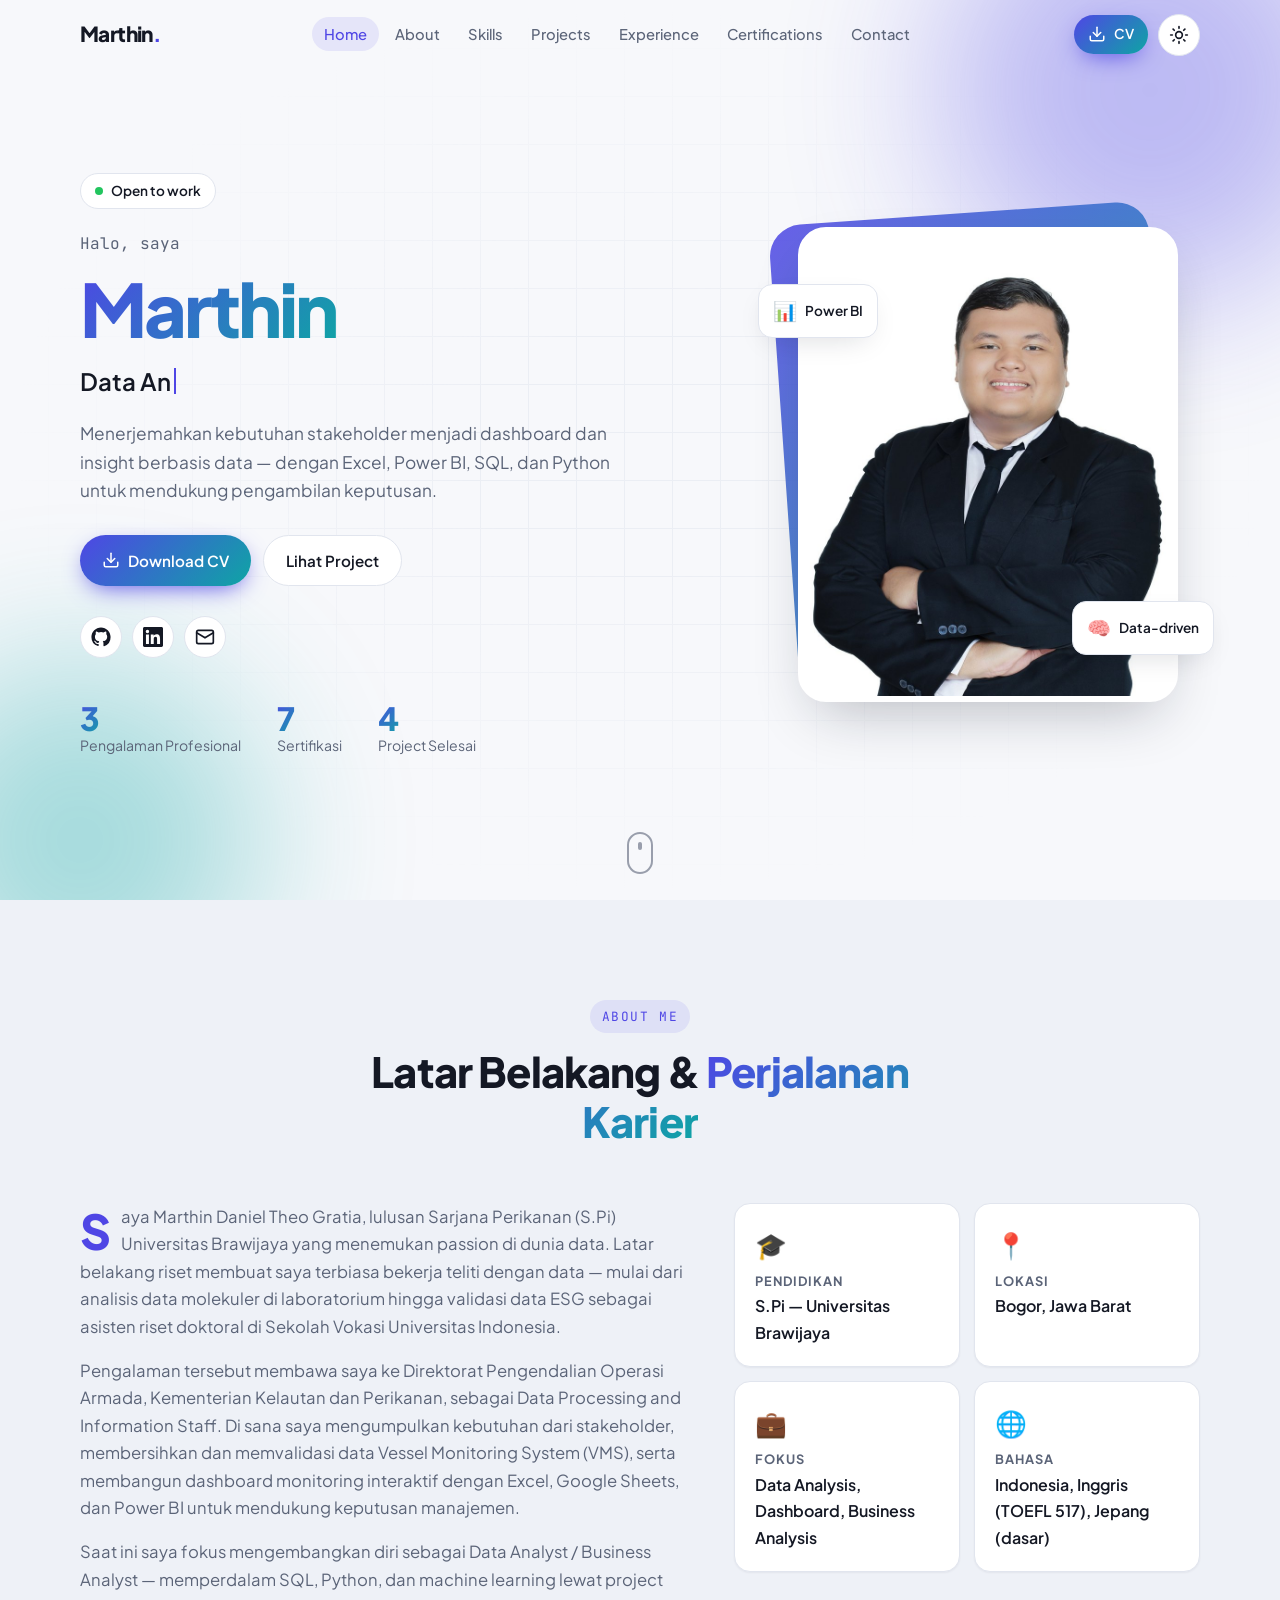
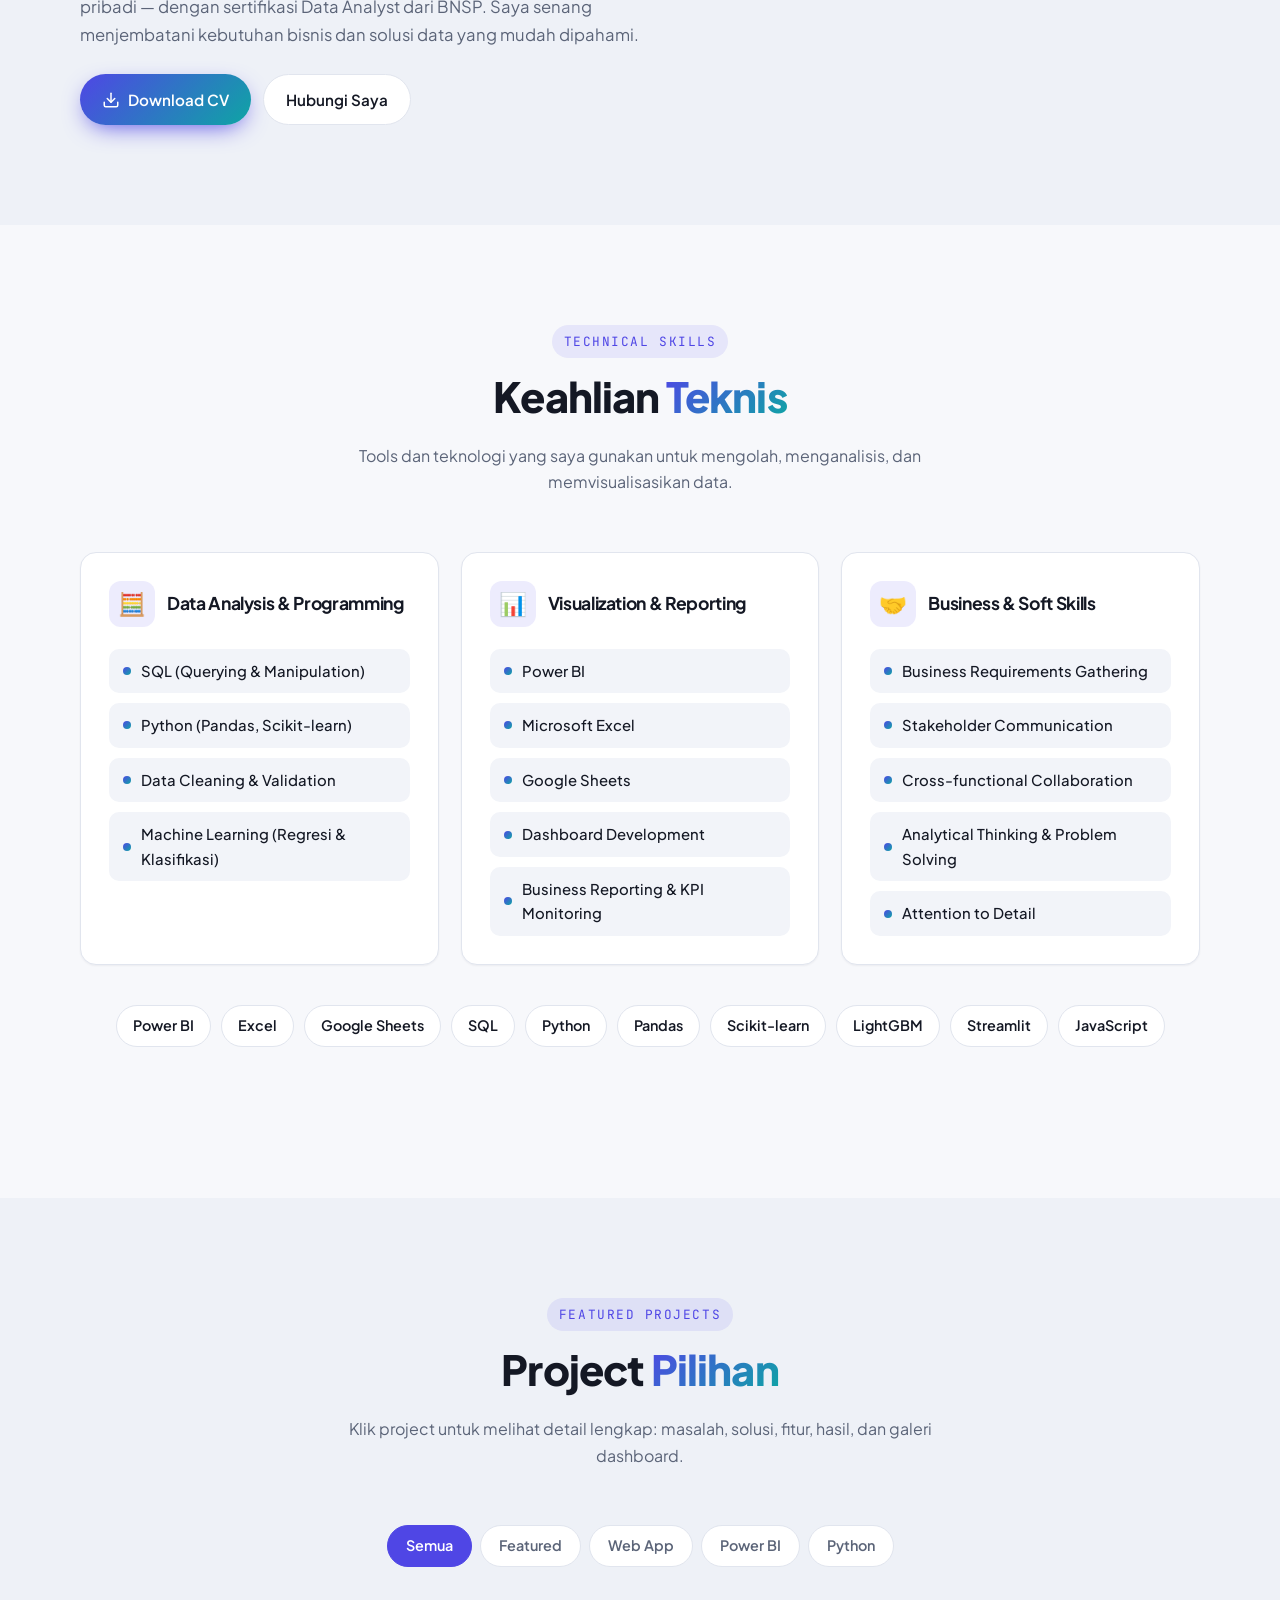
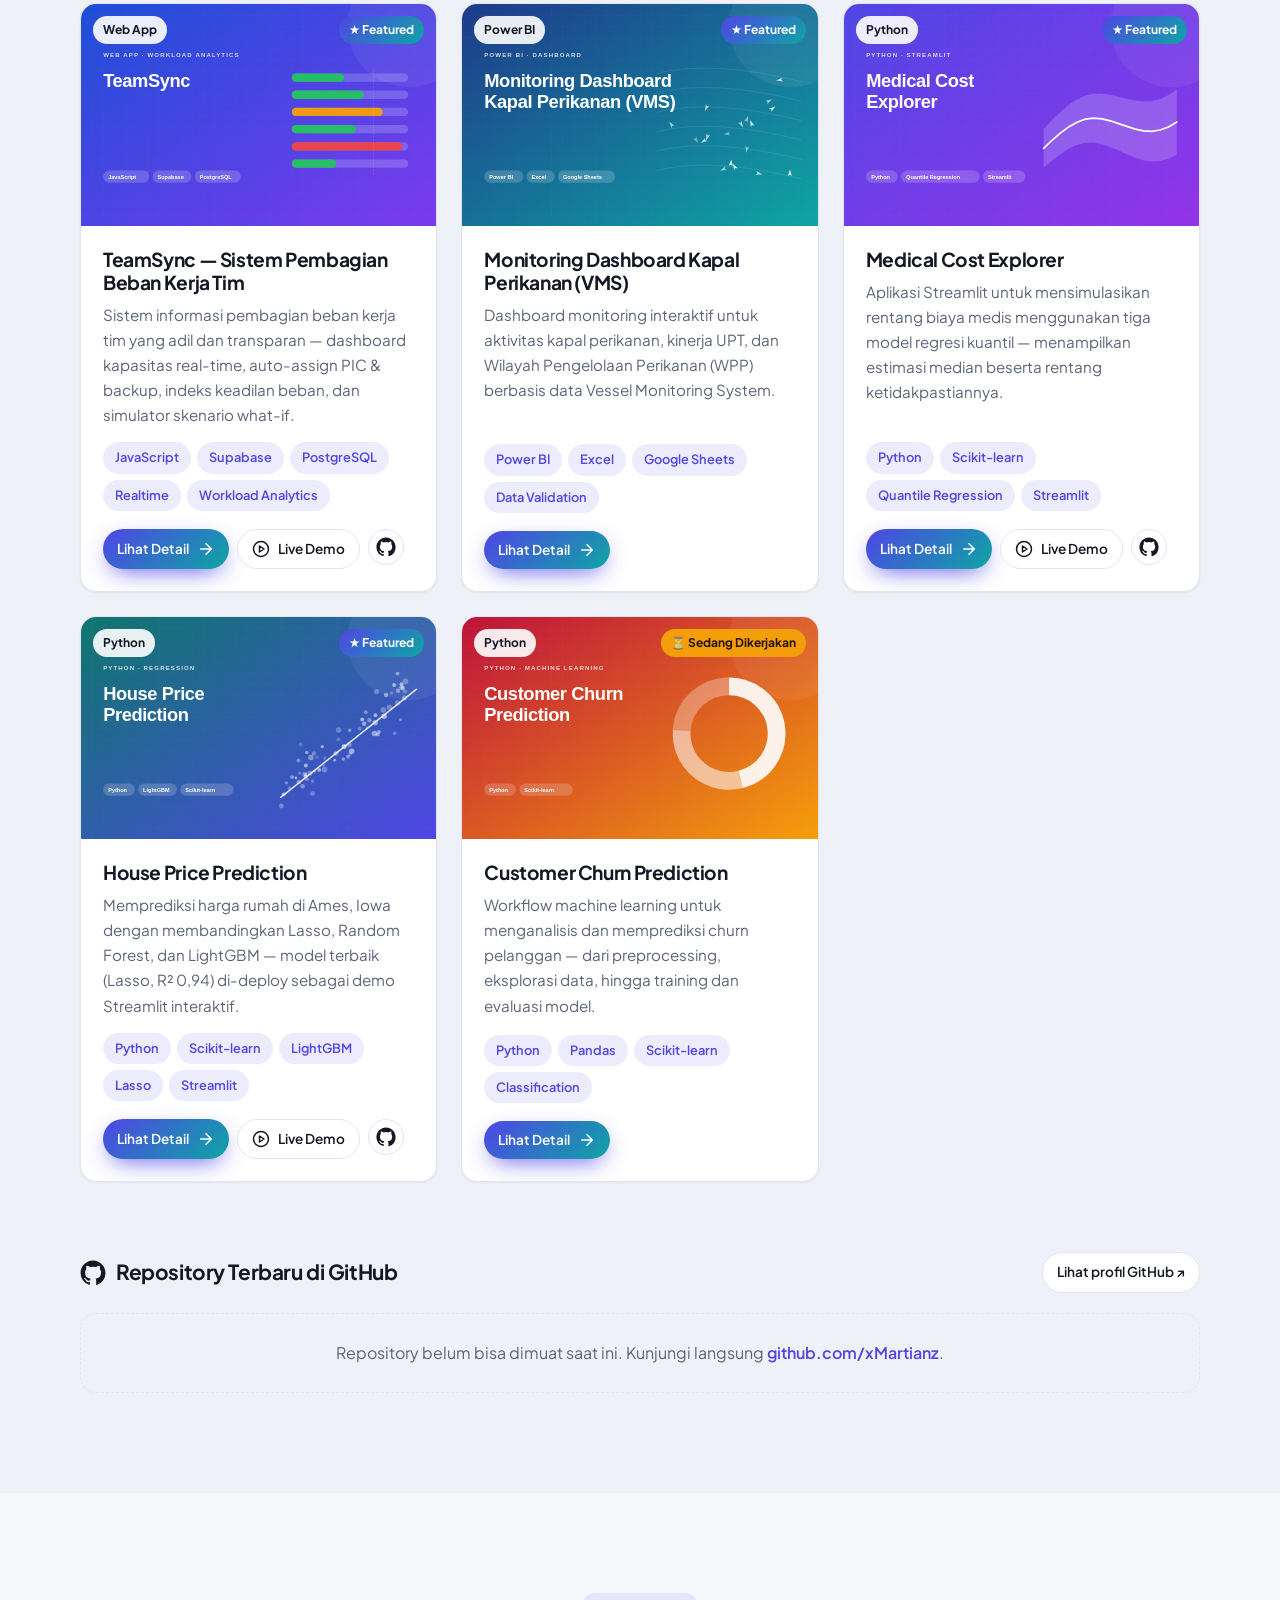
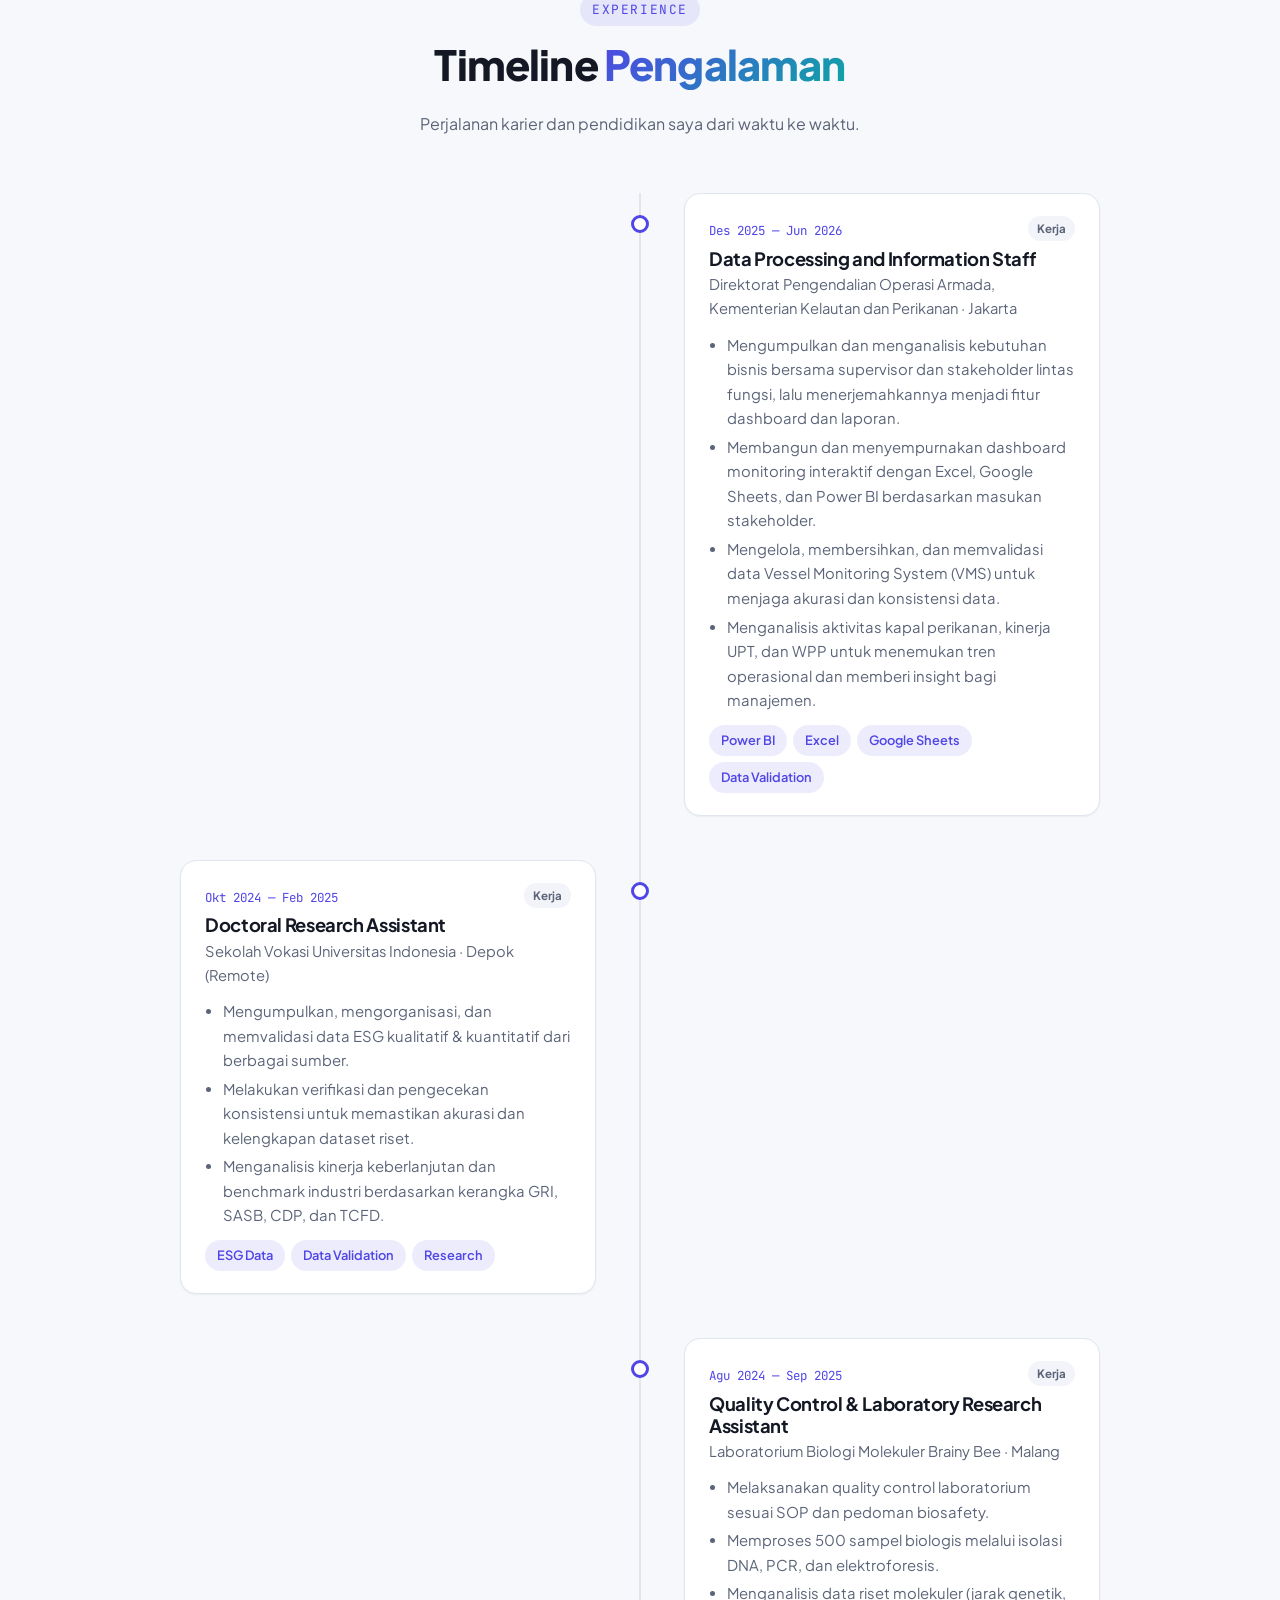
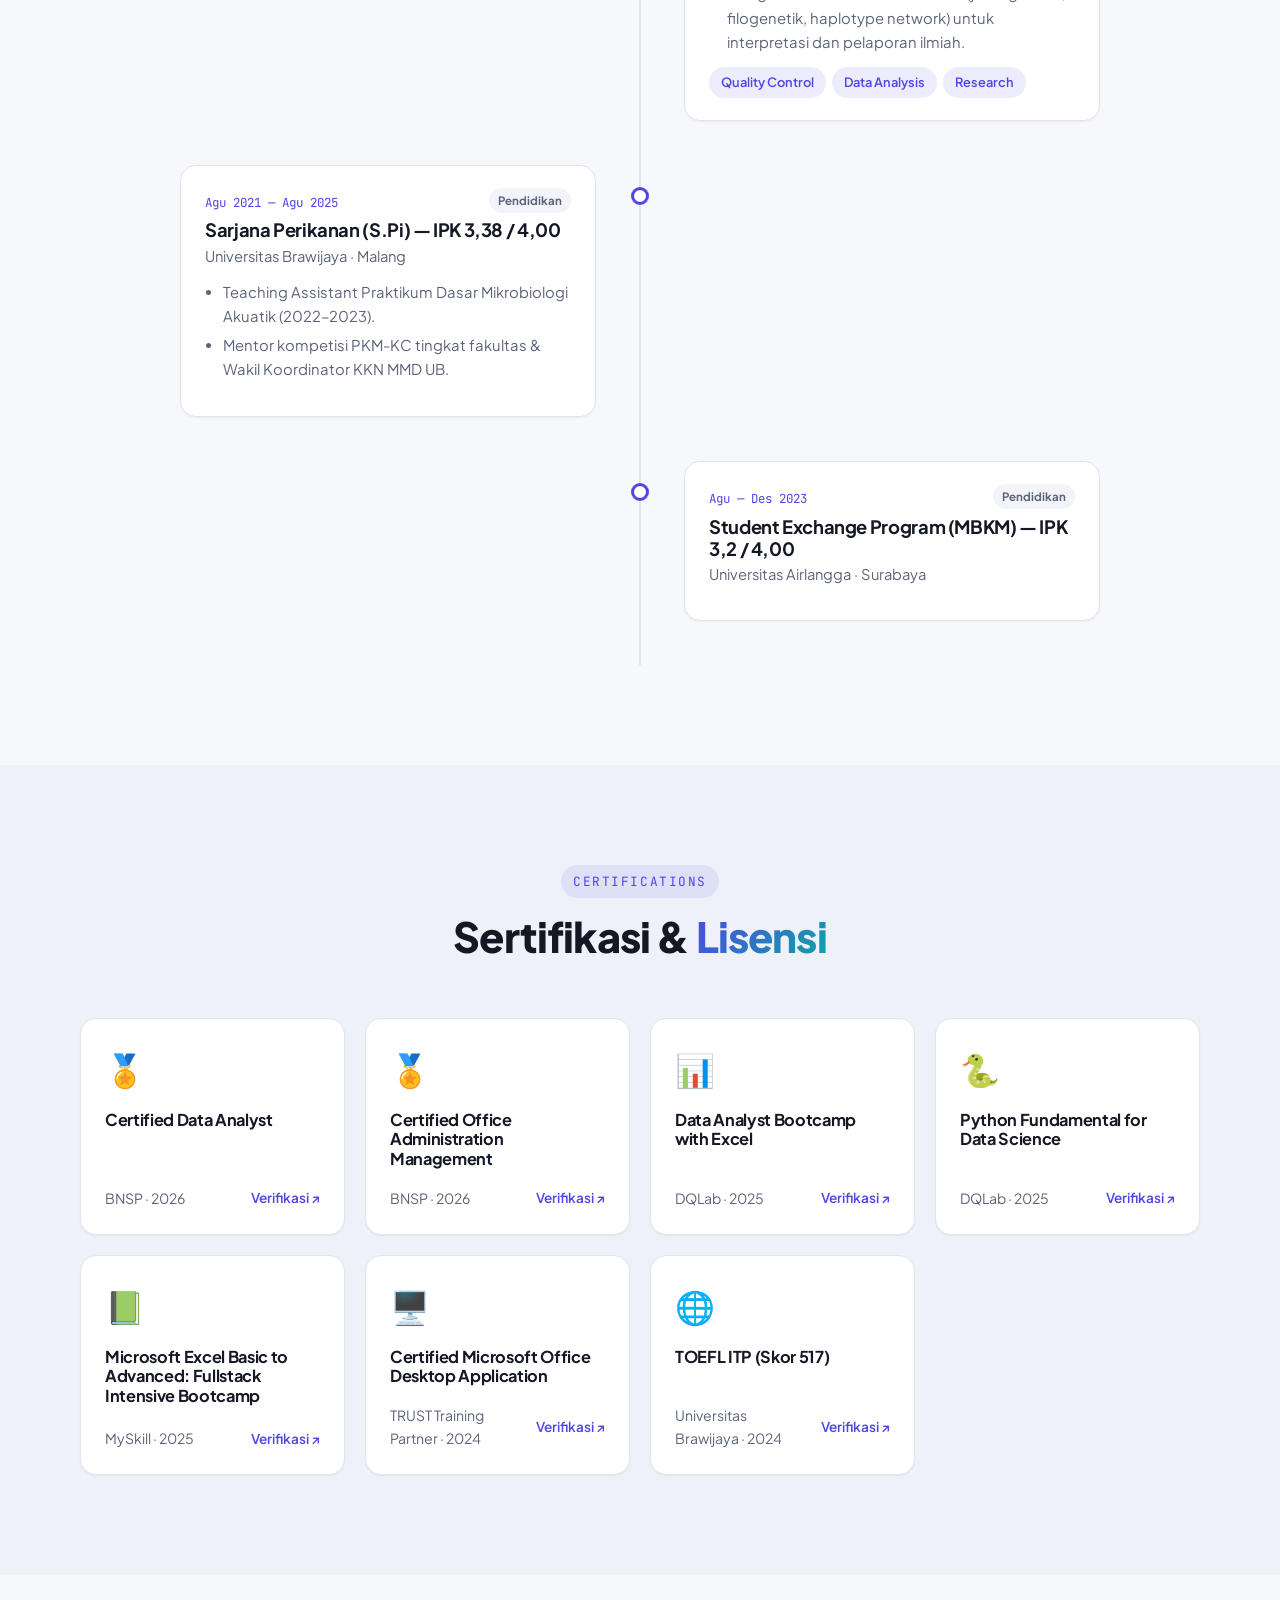
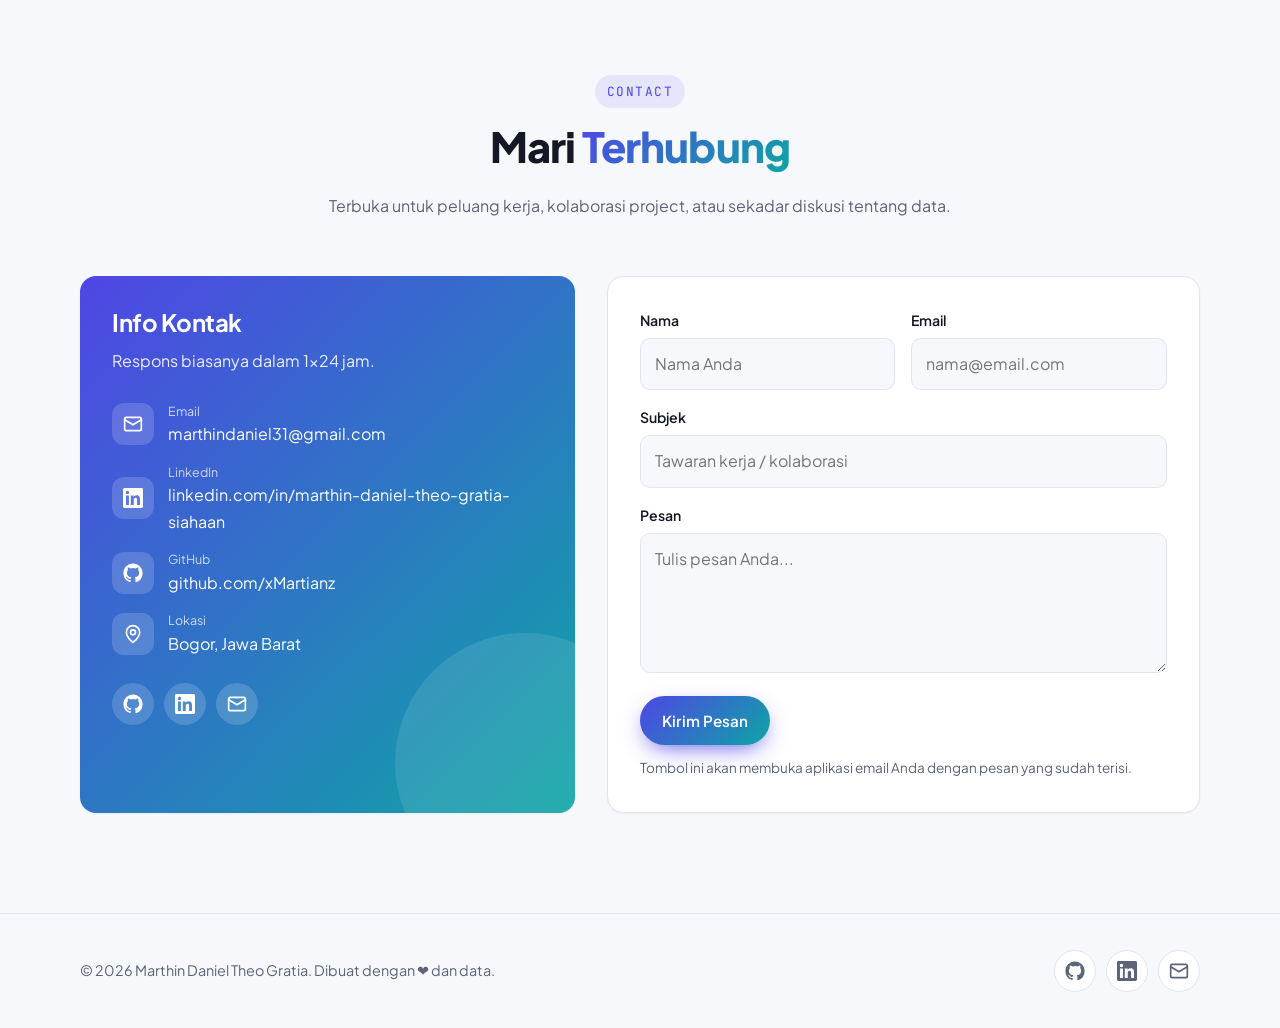
<file: index.html>
<!DOCTYPE html>
<html lang="id" class="no-js">
  <head>
    <meta charset="UTF-8" />
    <meta name="viewport" content="width=device-width, initial-scale=1.0" />
    <title>Marthin Daniel Theo Gratia — Data Analyst</title>
    <meta
      name="description"
      content="Portofolio Marthin Daniel Theo Gratia — Data Analyst. Dashboard Power BI, Excel, SQL, dan Python."
    />
    <meta property="og:title" content="Marthin Daniel Theo Gratia — Data Analyst" />
    <meta property="og:description" content="Portofolio data analyst: dashboard Power BI, Excel, SQL, dan Python." />
    <meta property="og:type" content="website" />
    <meta name="theme-color" content="#4f46e5" />
    <link rel="icon" href="assets/img/favicon.svg" type="image/svg+xml" />

    <!-- Terapkan tema sebelum halaman dirender (mencegah kedipan) -->
    <script>
      (function () {
        var t;
        try { t = localStorage.getItem("portfolio-theme"); } catch (e) {}
        if (!t) t = window.matchMedia("(prefers-color-scheme: dark)").matches ? "dark" : "light";
        document.documentElement.setAttribute("data-theme", t);
      })();
    </script>

    <link rel="preconnect" href="https://fonts.googleapis.com" />
    <link rel="preconnect" href="https://fonts.gstatic.com" crossorigin />
    <link
      href="https://fonts.googleapis.com/css2?family=JetBrains+Mono:wght@400;500&family=Plus+Jakarta+Sans:wght@400;500;600;700;800&display=swap"
      rel="stylesheet"
    />
    <link rel="stylesheet" href="assets/css/style.css" />
  </head>
  <body>
    <a class="skip-link" href="#about">Lewati ke konten</a>

    <!-- ================= NAVBAR ================= -->
    <header class="navbar">
      <div class="container">
        <a href="#home" class="logo">Marthin<span>.</span></a>
        <nav aria-label="Navigasi utama">
          <ul class="nav-links" id="navLinks">
            <li><a href="#home">Home</a></li>
            <li><a href="#about">About</a></li>
            <li><a href="#skills">Skills</a></li>
            <li><a href="#projects">Projects</a></li>
            <li><a href="#experience">Experience</a></li>
            <li><a href="#certifications">Certifications</a></li>
            <li><a href="#contact">Contact</a></li>
          </ul>
        </nav>
        <div class="nav-actions">
          <a class="btn btn-primary btn-sm btn-cv btn-cv-nav" href="#">
            <svg viewBox="0 0 24 24" fill="none" stroke="currentColor" stroke-width="2" stroke-linecap="round" stroke-linejoin="round" aria-hidden="true"><path d="M21 15v4a2 2 0 0 1-2 2H5a2 2 0 0 1-2-2v-4"/><path d="m7 10 5 5 5-5"/><path d="M12 15V3"/></svg>
            CV
          </a>
          <button class="icon-btn theme-toggle" id="themeToggle" aria-label="Ganti tema">
            <svg class="icon-sun" viewBox="0 0 24 24" fill="none" stroke="currentColor" stroke-width="2" stroke-linecap="round" aria-hidden="true"><circle cx="12" cy="12" r="4"/><path d="M12 2v2M12 20v2M4.93 4.93l1.41 1.41M17.66 17.66l1.41 1.41M2 12h2M20 12h2M6.34 17.66l-1.41 1.41M19.07 4.93l-1.41 1.41"/></svg>
            <svg class="icon-moon" viewBox="0 0 24 24" fill="none" stroke="currentColor" stroke-width="2" stroke-linecap="round" stroke-linejoin="round" aria-hidden="true"><path d="M21 12.79A9 9 0 1 1 11.21 3 7 7 0 0 0 21 12.79Z"/></svg>
          </button>
          <button class="icon-btn menu-toggle" id="menuToggle" aria-label="Buka menu" aria-expanded="false" aria-controls="navLinks">
            <svg viewBox="0 0 24 24" fill="none" stroke="currentColor" stroke-width="2" stroke-linecap="round" aria-hidden="true"><path d="M4 7h16M4 12h16M4 17h16"/></svg>
          </button>
        </div>
      </div>
      <div class="scroll-progress"></div>
    </header>

    <main>
      <!-- ================= 1. HOME ================= -->
      <section class="hero" id="home">
        <div class="hero-bg" aria-hidden="true">
          <div class="grid-pattern"></div>
          <div class="blob blob-1"></div>
          <div class="blob blob-2"></div>
        </div>
        <div class="container hero-grid">
          <div class="hero-content">
            <span class="badge-available reveal"><span class="dot"></span> Open to work</span>
            <p class="hero-greet reveal" style="--delay: 0.05s">Halo, saya</p>
            <h1 class="hero-name reveal" style="--delay: 0.1s"><span id="heroName" class="gradient-text">Marthin</span></h1>
            <p class="hero-role reveal" style="--delay: 0.15s"><span id="typed"></span><span class="typed-cursor" aria-hidden="true"></span></p>
            <p class="hero-headline reveal" style="--delay: 0.2s" id="heroHeadline"></p>
            <div class="hero-cta reveal" style="--delay: 0.25s">
              <a class="btn btn-primary btn-cv" href="#">
                <svg viewBox="0 0 24 24" fill="none" stroke="currentColor" stroke-width="2" stroke-linecap="round" stroke-linejoin="round" aria-hidden="true"><path d="M21 15v4a2 2 0 0 1-2 2H5a2 2 0 0 1-2-2v-4"/><path d="m7 10 5 5 5-5"/><path d="M12 15V3"/></svg>
                Download CV
              </a>
              <a class="btn btn-outline" href="#projects">Lihat Project</a>
            </div>
            <div class="hero-social reveal" style="--delay: 0.3s" id="heroSocial"></div>
            <div class="hero-stats" id="heroStats"></div>
          </div>

          <div class="hero-photo-wrap reveal reveal-zoom" style="--delay: 0.15s">
            <div class="hero-photo"><img id="heroPhoto" src="" alt="" width="400" height="500" /></div>
            <div class="floating-chip chip-1"><span class="chip-icon">📊</span> Power BI</div>
            <div class="floating-chip chip-2"><span class="chip-icon">🧠</span> Data-driven</div>
          </div>
        </div>
        <a href="#about" class="scroll-down" aria-label="Gulir ke bawah"></a>
      </section>

      <!-- ================= 2. ABOUT ME ================= -->
      <section id="about" class="section-alt">
        <div class="container">
          <div class="section-head reveal">
            <span class="eyebrow">About Me</span>
            <h2 class="section-title">Latar Belakang & <span class="gradient-text">Perjalanan Karier</span></h2>
          </div>
          <div class="about-grid">
            <div class="reveal reveal-left">
              <div class="about-text" id="aboutText"></div>
              <div class="about-actions">
                <a class="btn btn-primary btn-cv" href="#">
                  <svg viewBox="0 0 24 24" fill="none" stroke="currentColor" stroke-width="2" stroke-linecap="round" stroke-linejoin="round" aria-hidden="true"><path d="M21 15v4a2 2 0 0 1-2 2H5a2 2 0 0 1-2-2v-4"/><path d="m7 10 5 5 5-5"/><path d="M12 15V3"/></svg>
                  Download CV
                </a>
                <a class="btn btn-outline" href="#contact">Hubungi Saya</a>
              </div>
            </div>
            <div class="highlight-grid" id="aboutHighlights"></div>
          </div>
        </div>
      </section>

      <!-- ================= 3. TECHNICAL SKILLS ================= -->
      <section id="skills">
        <div class="container">
          <div class="section-head reveal">
            <span class="eyebrow">Technical Skills</span>
            <h2 class="section-title">Keahlian <span class="gradient-text">Teknis</span></h2>
            <p class="section-sub">Tools dan teknologi yang saya gunakan untuk mengolah, menganalisis, dan memvisualisasikan data.</p>
          </div>
          <div class="skills-grid" id="skillsGrid"></div>
          <div class="tools-strip" id="toolsStrip"></div>
        </div>
      </section>

      <!-- ================= 4. FEATURED PROJECTS ================= -->
      <section id="projects" class="section-alt">
        <div class="container">
          <div class="section-head reveal">
            <span class="eyebrow">Featured Projects</span>
            <h2 class="section-title">Project <span class="gradient-text">Pilihan</span></h2>
            <p class="section-sub">Klik project untuk melihat detail lengkap: masalah, solusi, fitur, hasil, dan galeri dashboard.</p>
          </div>
          <div class="filter-bar reveal" id="filterBar" role="group" aria-label="Filter project"></div>
          <div class="projects-grid" id="projectsGrid"></div>

          <!-- Dashboard Showcase: Power BI embed / screenshot interaktif -->
          <div class="card showcase reveal" id="showcase">
            <div class="showcase-head">
              <div>
                <span class="eyebrow">Dashboard Showcase</span>
                <h3>Jelajahi Dashboard Power BI</h3>
                <p>Pilih dashboard, geser antar halaman, dan klik gambar untuk memperbesar.</p>
              </div>
              <div class="tabs" id="showcaseTabs" role="tablist"></div>
            </div>
            <div id="showcaseViewer"></div>
            <div style="text-align: right; margin-top: 14px">
              <a class="btn btn-ghost btn-sm" id="showcaseLink" href="#">Lihat studi kasus lengkap →</a>
            </div>
          </div>

          <!-- Integrasi GitHub -->
          <div class="gh-block" id="ghBlock">
            <div class="gh-head reveal">
              <h3>
                <svg viewBox="0 0 24 24" fill="currentColor" aria-hidden="true"><path d="M12 .5C5.65.5.5 5.65.5 12a11.5 11.5 0 0 0 7.86 10.92c.58.1.79-.25.79-.56v-2c-3.2.7-3.87-1.37-3.87-1.37-.53-1.33-1.28-1.69-1.28-1.69-1.05-.72.08-.7.08-.7 1.16.08 1.77 1.19 1.77 1.19 1.03 1.77 2.71 1.26 3.37.96.1-.75.4-1.26.73-1.55-2.55-.29-5.24-1.28-5.24-5.69 0-1.26.45-2.29 1.19-3.1-.12-.29-.52-1.46.11-3.05 0 0 .97-.31 3.17 1.18a11 11 0 0 1 5.77 0c2.2-1.49 3.17-1.18 3.17-1.18.63 1.59.23 2.76.11 3.05.74.81 1.19 1.84 1.19 3.1 0 4.42-2.7 5.4-5.26 5.68.41.36.78 1.06.78 2.14v3.17c0 .31.21.67.8.56A11.5 11.5 0 0 0 23.5 12C23.5 5.65 18.35.5 12 .5Z"/></svg>
                Repository Terbaru di GitHub
              </h3>
              <a class="btn btn-outline btn-sm" id="ghProfile" href="#" target="_blank" rel="noopener">Lihat profil GitHub ↗</a>
            </div>
            <div class="gh-grid" id="ghGrid"></div>
          </div>
        </div>
      </section>

      <!-- ================= 5. EXPERIENCE ================= -->
      <section id="experience">
        <div class="container">
          <div class="section-head reveal">
            <span class="eyebrow">Experience</span>
            <h2 class="section-title">Timeline <span class="gradient-text">Pengalaman</span></h2>
            <p class="section-sub">Perjalanan karier dan pendidikan saya dari waktu ke waktu.</p>
          </div>
          <div class="timeline" id="timeline"></div>
        </div>
      </section>

      <!-- ================= 6. CERTIFICATIONS ================= -->
      <section id="certifications" class="section-alt">
        <div class="container">
          <div class="section-head reveal">
            <span class="eyebrow">Certifications</span>
            <h2 class="section-title">Sertifikasi & <span class="gradient-text">Lisensi</span></h2>
          </div>
          <div class="cert-grid" id="certGrid"></div>
        </div>
      </section>

      <!-- ================= 7. CONTACT ================= -->
      <section id="contact">
        <div class="container">
          <div class="section-head reveal">
            <span class="eyebrow">Contact</span>
            <h2 class="section-title">Mari <span class="gradient-text">Terhubung</span></h2>
            <p class="section-sub">Terbuka untuk peluang kerja, kolaborasi project, atau sekadar diskusi tentang data.</p>
          </div>
          <div class="contact-grid">
            <div class="card contact-info reveal reveal-left">
              <h3>Info Kontak</h3>
              <p>Respons biasanya dalam 1×24 jam.</p>
              <ul class="contact-list" id="contactList"></ul>
              <div class="contact-social" id="contactSocial"></div>
            </div>
            <form class="card contact-form reveal reveal-right" id="contactForm">
              <div class="form-row">
                <div class="field">
                  <label for="name">Nama</label>
                  <input id="name" name="name" type="text" required autocomplete="name" placeholder="Nama Anda" />
                </div>
                <div class="field">
                  <label for="email">Email</label>
                  <input id="email" name="email" type="email" required autocomplete="email" placeholder="nama@email.com" />
                </div>
              </div>
              <div class="field">
                <label for="subject">Subjek</label>
                <input id="subject" name="subject" type="text" placeholder="Tawaran kerja / kolaborasi" />
              </div>
              <div class="field">
                <label for="message">Pesan</label>
                <textarea id="message" name="message" required placeholder="Tulis pesan Anda..."></textarea>
              </div>
              <button class="btn btn-primary" type="submit">Kirim Pesan</button>
              <p class="form-note">Tombol ini akan membuka aplikasi email Anda dengan pesan yang sudah terisi.</p>
            </form>
          </div>
        </div>
      </section>
    </main>

    <footer class="footer">
      <div class="container">
        <p style="margin: 0">© <span id="year"></span> <span id="footerName"></span>. Dibuat dengan ❤️ dan data.</p>
        <div class="footer-links" id="footerSocial"></div>
      </div>
    </footer>

    <button class="back-to-top" aria-label="Kembali ke atas">
      <svg viewBox="0 0 24 24" fill="none" stroke="currentColor" stroke-width="2.4" stroke-linecap="round" stroke-linejoin="round" aria-hidden="true"><path d="m18 15-6-6-6 6"/></svg>
    </button>

    <script src="assets/js/data.js"></script>
    <script src="assets/js/common.js"></script>
    <script src="assets/js/main.js"></script>
  </body>
</html>
</file>
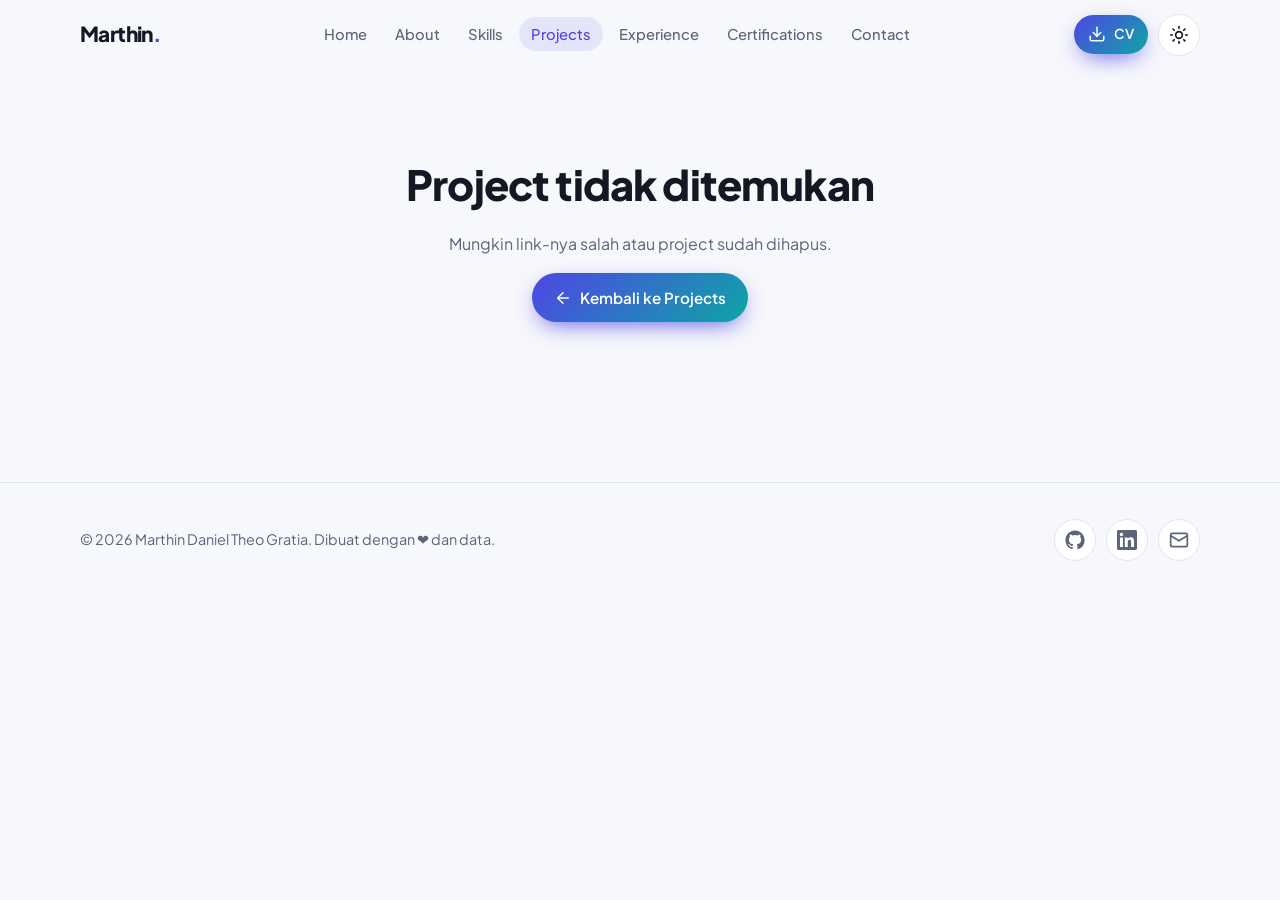
<file: project.html>
<!DOCTYPE html>
<html lang="id" class="no-js">
  <head>
    <meta charset="UTF-8" />
    <meta name="viewport" content="width=device-width, initial-scale=1.0" />
    <title>Detail Project — Marthin</title>
    <meta name="description" content="Detail project portofolio: masalah, solusi, fitur, hasil, dan galeri dashboard." />
    <meta name="theme-color" content="#4f46e5" />
    <link rel="icon" href="assets/img/favicon.svg" type="image/svg+xml" />
    <script>
      (function () {
        var t;
        try { t = localStorage.getItem("portfolio-theme"); } catch (e) {}
        if (!t) t = window.matchMedia("(prefers-color-scheme: dark)").matches ? "dark" : "light";
        document.documentElement.setAttribute("data-theme", t);
      })();
    </script>
    <link rel="preconnect" href="https://fonts.googleapis.com" />
    <link rel="preconnect" href="https://fonts.gstatic.com" crossorigin />
    <link
      href="https://fonts.googleapis.com/css2?family=JetBrains+Mono:wght@400;500&family=Plus+Jakarta+Sans:wght@400;500;600;700;800&display=swap"
      rel="stylesheet"
    />
    <link rel="stylesheet" href="assets/css/style.css" />
  </head>
  <body>
    <header class="navbar">
      <div class="container">
        <a href="index.html" class="logo">Marthin<span>.</span></a>
        <nav aria-label="Navigasi utama">
          <ul class="nav-links" id="navLinks">
            <li><a href="index.html#home">Home</a></li>
            <li><a href="index.html#about">About</a></li>
            <li><a href="index.html#skills">Skills</a></li>
            <li><a href="index.html#projects" class="active">Projects</a></li>
            <li><a href="index.html#experience">Experience</a></li>
            <li><a href="index.html#certifications">Certifications</a></li>
            <li><a href="index.html#contact">Contact</a></li>
          </ul>
        </nav>
        <div class="nav-actions">
          <a class="btn btn-primary btn-sm btn-cv btn-cv-nav" href="#">
            <svg viewBox="0 0 24 24" fill="none" stroke="currentColor" stroke-width="2" stroke-linecap="round" stroke-linejoin="round" aria-hidden="true"><path d="M21 15v4a2 2 0 0 1-2 2H5a2 2 0 0 1-2-2v-4"/><path d="m7 10 5 5 5-5"/><path d="M12 15V3"/></svg>
            CV
          </a>
          <button class="icon-btn theme-toggle" id="themeToggle" aria-label="Ganti tema">
            <svg class="icon-sun" viewBox="0 0 24 24" fill="none" stroke="currentColor" stroke-width="2" stroke-linecap="round" aria-hidden="true"><circle cx="12" cy="12" r="4"/><path d="M12 2v2M12 20v2M4.93 4.93l1.41 1.41M17.66 17.66l1.41 1.41M2 12h2M20 12h2M6.34 17.66l-1.41 1.41M19.07 4.93l-1.41 1.41"/></svg>
            <svg class="icon-moon" viewBox="0 0 24 24" fill="none" stroke="currentColor" stroke-width="2" stroke-linecap="round" stroke-linejoin="round" aria-hidden="true"><path d="M21 12.79A9 9 0 1 1 11.21 3 7 7 0 0 0 21 12.79Z"/></svg>
          </button>
          <button class="icon-btn menu-toggle" id="menuToggle" aria-label="Buka menu" aria-expanded="false" aria-controls="navLinks">
            <svg viewBox="0 0 24 24" fill="none" stroke="currentColor" stroke-width="2" stroke-linecap="round" aria-hidden="true"><path d="M4 7h16M4 12h16M4 17h16"/></svg>
          </button>
        </div>
      </div>
      <div class="scroll-progress"></div>
    </header>

    <main id="projectRoot"></main>

    <footer class="footer">
      <div class="container">
        <p style="margin: 0">© <span id="year"></span> <span id="footerName"></span>. Dibuat dengan ❤️ dan data.</p>
        <div class="footer-links" id="footerSocial"></div>
      </div>
    </footer>

    <button class="back-to-top" aria-label="Kembali ke atas">
      <svg viewBox="0 0 24 24" fill="none" stroke="currentColor" stroke-width="2.4" stroke-linecap="round" stroke-linejoin="round" aria-hidden="true"><path d="m18 15-6-6-6 6"/></svg>
    </button>

    <script src="assets/js/data.js"></script>
    <script src="assets/js/common.js"></script>
    <script src="assets/js/project.js"></script>
  </body>
</html>
</file>
<file: assets/css/style.css>
/* =========================================================================
   THEME TOKENS
   ========================================================================= */
:root {
  --bg: #f7f8fb;
  --bg-alt: #eef1f7;
  --surface: #ffffff;
  --surface-2: #f2f4f9;
  --text: #141824;
  --text-muted: #5b6478;
  --border: #e1e5ee;
  --accent: #4f46e5;
  --accent-2: #0ea5a4;
  --accent-soft: rgba(79, 70, 229, 0.1);
  --gradient: linear-gradient(135deg, #4f46e5 0%, #0ea5a4 100%);
  --shadow-sm: 0 1px 2px rgba(16, 24, 40, 0.05);
  --shadow: 0 10px 30px -12px rgba(16, 24, 40, 0.18);
  --shadow-lg: 0 24px 60px -20px rgba(16, 24, 40, 0.3);
  --radius: 16px;
  --radius-sm: 10px;
  --nav-h: 70px;
  --container: 1160px;
  --font: "Plus Jakarta Sans", system-ui, -apple-system, "Segoe UI", Roboto, sans-serif;
  --mono: "JetBrains Mono", ui-monospace, SFMono-Regular, Menlo, monospace;
  color-scheme: light;
}

[data-theme="dark"] {
  --bg: #0b0f19;
  --bg-alt: #0f1422;
  --surface: #141a2a;
  --surface-2: #1a2134;
  --text: #e8ebf3;
  --text-muted: #9aa3b8;
  --border: #252d42;
  --accent: #818cf8;
  --accent-2: #2dd4bf;
  --accent-soft: rgba(129, 140, 248, 0.14);
  --gradient: linear-gradient(135deg, #818cf8 0%, #2dd4bf 100%);
  --shadow-sm: 0 1px 2px rgba(0, 0, 0, 0.4);
  --shadow: 0 10px 30px -12px rgba(0, 0, 0, 0.6);
  --shadow-lg: 0 24px 60px -20px rgba(0, 0, 0, 0.75);
  color-scheme: dark;
}

/* =========================================================================
   BASE
   ========================================================================= */
*,
*::before,
*::after {
  box-sizing: border-box;
}
html {
  scroll-behavior: smooth;
  scroll-padding-top: calc(var(--nav-h) + 12px);
}
body {
  margin: 0;
  font-family: var(--font);
  background: var(--bg);
  color: var(--text);
  line-height: 1.65;
  font-size: 16px;
  -webkit-font-smoothing: antialiased;
  transition: background-color 0.35s ease, color 0.35s ease;
  overflow-x: hidden;
}
img {
  max-width: 100%;
  display: block;
}
a {
  color: inherit;
  text-decoration: none;
}
button {
  font: inherit;
  color: inherit;
  cursor: pointer;
  border: 0;
  background: none;
}
h1,
h2,
h3,
h4 {
  line-height: 1.2;
  margin: 0 0 0.5em;
  letter-spacing: -0.02em;
}
p {
  margin: 0 0 1em;
}
ul {
  margin: 0;
  padding: 0;
}
:focus-visible {
  outline: 2px solid var(--accent);
  outline-offset: 3px;
  border-radius: 6px;
}
.container {
  width: 100%;
  max-width: var(--container);
  margin: 0 auto;
  padding: 0 20px;
}
.skip-link {
  position: absolute;
  left: -999px;
  top: 10px;
  background: var(--accent);
  color: #fff;
  padding: 8px 14px;
  border-radius: 8px;
  z-index: 200;
}
.skip-link:focus {
  left: 10px;
}
.gradient-text {
  background: var(--gradient);
  -webkit-background-clip: text;
  background-clip: text;
  color: transparent;
}

/* =========================================================================
   BUTTONS
   ========================================================================= */
.btn {
  display: inline-flex;
  align-items: center;
  justify-content: center;
  gap: 8px;
  padding: 12px 22px;
  border-radius: 999px;
  font-weight: 600;
  font-size: 0.95rem;
  transition: transform 0.2s ease, box-shadow 0.2s ease, background-color 0.2s ease, color 0.2s;
  white-space: nowrap;
}
.btn svg {
  width: 18px;
  height: 18px;
  flex-shrink: 0;
}
.btn-primary {
  background: var(--gradient);
  color: #fff;
  box-shadow: 0 8px 24px -8px var(--accent);
}
.btn-primary:hover {
  transform: translateY(-2px);
  box-shadow: 0 12px 30px -8px var(--accent);
}
.btn-outline {
  border: 1.5px solid var(--border);
  background: var(--surface);
}
.btn-outline:hover {
  border-color: var(--accent);
  color: var(--accent);
  transform: translateY(-2px);
}
.btn-sm {
  padding: 8px 14px;
  font-size: 0.85rem;
}
.btn-ghost {
  padding: 8px 12px;
  color: var(--text-muted);
}
.btn-ghost:hover {
  color: var(--accent);
}

.icon-btn {
  width: 42px;
  height: 42px;
  border-radius: 50%;
  display: inline-grid;
  place-items: center;
  border: 1px solid var(--border);
  background: var(--surface);
  transition: transform 0.2s, border-color 0.2s, color 0.2s;
}
.icon-btn:hover {
  border-color: var(--accent);
  color: var(--accent);
  transform: translateY(-2px);
}
.icon-btn svg {
  width: 20px;
  height: 20px;
}

/* =========================================================================
   NAVBAR
   ========================================================================= */
.navbar {
  position: fixed;
  inset: 0 0 auto 0;
  height: var(--nav-h);
  z-index: 100;
  transition: background-color 0.3s, box-shadow 0.3s, border-color 0.3s;
  border-bottom: 1px solid transparent;
}
.navbar.scrolled {
  background: color-mix(in srgb, var(--bg) 82%, transparent);
  backdrop-filter: saturate(160%) blur(14px);
  -webkit-backdrop-filter: saturate(160%) blur(14px);
  border-bottom-color: var(--border);
}
.navbar .container {
  display: flex;
  align-items: center;
  justify-content: space-between;
  height: 100%;
  gap: 16px;
}
.logo {
  font-weight: 800;
  font-size: 1.3rem;
  letter-spacing: -0.03em;
}
.logo span {
  color: var(--accent);
}
.nav-links {
  display: flex;
  gap: 4px;
  list-style: none;
}
.nav-links a {
  padding: 8px 12px;
  border-radius: 999px;
  font-size: 0.92rem;
  font-weight: 500;
  color: var(--text-muted);
  transition: color 0.2s, background-color 0.2s;
}
.nav-links a:hover,
.nav-links a.active {
  color: var(--accent);
  background: var(--accent-soft);
}
.nav-actions {
  display: flex;
  align-items: center;
  gap: 10px;
}
.theme-toggle .icon-moon {
  display: none;
}
[data-theme="dark"] .theme-toggle .icon-sun {
  display: none;
}
[data-theme="dark"] .theme-toggle .icon-moon {
  display: block;
}
.menu-toggle {
  display: none;
}
.scroll-progress {
  position: absolute;
  left: 0;
  bottom: -1px;
  height: 2px;
  width: 0;
  background: var(--gradient);
}

/* =========================================================================
   SECTIONS
   ========================================================================= */
section {
  padding: 100px 0;
  position: relative;
}
.section-alt {
  background: var(--bg-alt);
}
.section-head {
  text-align: center;
  max-width: 640px;
  margin: 0 auto 56px;
}
.eyebrow {
  display: inline-block;
  font-family: var(--mono);
  font-size: 0.8rem;
  letter-spacing: 0.12em;
  text-transform: uppercase;
  color: var(--accent);
  background: var(--accent-soft);
  padding: 6px 12px;
  border-radius: 999px;
  margin-bottom: 14px;
}
.section-title {
  font-size: clamp(1.9rem, 4vw, 2.6rem);
  font-weight: 800;
}
.section-sub {
  color: var(--text-muted);
}

.card {
  background: var(--surface);
  border: 1px solid var(--border);
  border-radius: var(--radius);
  box-shadow: var(--shadow-sm);
  transition: transform 0.3s ease, box-shadow 0.3s ease, border-color 0.3s ease;
}

/* =========================================================================
   HERO / HOME
   ========================================================================= */
.hero {
  min-height: 100vh;
  min-height: 100svh;
  display: flex;
  align-items: center;
  padding: calc(var(--nav-h) + 40px) 0 80px;
  overflow: hidden;
}
.hero-bg {
  position: absolute;
  inset: 0;
  z-index: -1;
  overflow: hidden;
}
.blob {
  position: absolute;
  border-radius: 50%;
  filter: blur(80px);
  opacity: 0.35;
  animation: float 14s ease-in-out infinite;
}
.blob-1 {
  width: 420px;
  height: 420px;
  background: var(--accent);
  top: -120px;
  right: -80px;
}
.blob-2 {
  width: 360px;
  height: 360px;
  background: var(--accent-2);
  bottom: -120px;
  left: -100px;
  animation-delay: -7s;
}
.grid-pattern {
  position: absolute;
  inset: 0;
  background-image: linear-gradient(var(--border) 1px, transparent 1px),
    linear-gradient(90deg, var(--border) 1px, transparent 1px);
  background-size: 48px 48px;
  mask-image: radial-gradient(ellipse at center, #000 20%, transparent 70%);
  -webkit-mask-image: radial-gradient(ellipse at center, #000 20%, transparent 70%);
  opacity: 0.5;
}
@keyframes float {
  0%,
  100% {
    transform: translate(0, 0) scale(1);
  }
  50% {
    transform: translate(30px, 40px) scale(1.08);
  }
}

.hero-grid {
  display: grid;
  grid-template-columns: 1.2fr 0.8fr;
  gap: 60px;
  align-items: center;
}
.badge-available {
  display: inline-flex;
  align-items: center;
  gap: 8px;
  font-size: 0.85rem;
  font-weight: 600;
  padding: 6px 14px;
  border-radius: 999px;
  background: var(--surface);
  border: 1px solid var(--border);
  margin-bottom: 22px;
}
.badge-available .dot {
  width: 8px;
  height: 8px;
  border-radius: 50%;
  background: #22c55e;
  box-shadow: 0 0 0 0 rgba(34, 197, 94, 0.6);
  animation: pulse 2s infinite;
}
@keyframes pulse {
  70% {
    box-shadow: 0 0 0 10px rgba(34, 197, 94, 0);
  }
  100% {
    box-shadow: 0 0 0 0 rgba(34, 197, 94, 0);
  }
}
.hero-greet {
  font-family: var(--mono);
  color: var(--text-muted);
  margin-bottom: 6px;
}
.hero-name {
  font-size: clamp(2.6rem, 7vw, 4.6rem);
  font-weight: 800;
  letter-spacing: -0.04em;
  margin-bottom: 10px;
}
.hero-role {
  font-size: clamp(1.15rem, 2.6vw, 1.5rem);
  font-weight: 600;
  min-height: 1.6em;
  margin-bottom: 18px;
}
.typed-cursor {
  display: inline-block;
  width: 2px;
  height: 1.1em;
  background: var(--accent);
  margin-left: 3px;
  vertical-align: -0.15em;
  animation: blink 1s steps(1) infinite;
}
@keyframes blink {
  50% {
    opacity: 0;
  }
}
.hero-headline {
  color: var(--text-muted);
  font-size: 1.08rem;
  max-width: 560px;
  margin-bottom: 30px;
}
.hero-cta {
  display: flex;
  flex-wrap: wrap;
  gap: 12px;
  margin-bottom: 30px;
}
.hero-social {
  display: flex;
  gap: 10px;
}
.hero-photo-wrap {
  position: relative;
  justify-self: center;
  width: min(380px, 100%);
}
.hero-photo {
  aspect-ratio: 4 / 5;
  border-radius: 28px;
  overflow: hidden;
  position: relative;
  background: var(--surface);
  box-shadow: var(--shadow-lg);
  border: 6px solid var(--surface);
}
.hero-photo img {
  width: 100%;
  height: 100%;
  object-fit: cover;
}
.hero-photo-wrap::before {
  content: "";
  position: absolute;
  inset: -14px 14px 14px -14px;
  border-radius: 32px;
  background: var(--gradient);
  opacity: 0.85;
  z-index: -1;
  transform: rotate(-4deg);
}
.floating-chip {
  position: absolute;
  display: flex;
  align-items: center;
  gap: 8px;
  padding: 10px 14px;
  border-radius: 14px;
  background: var(--surface);
  border: 1px solid var(--border);
  box-shadow: var(--shadow);
  font-size: 0.85rem;
  font-weight: 600;
  animation: bob 5s ease-in-out infinite;
}
.floating-chip .chip-icon {
  font-size: 1.2rem;
}
.chip-1 {
  top: 12%;
  left: -40px;
}
.chip-2 {
  bottom: 10%;
  right: -36px;
  animation-delay: -2.5s;
}
@keyframes bob {
  50% {
    transform: translateY(-10px);
  }
}
.hero-stats {
  display: flex;
  gap: 36px;
  margin-top: 44px;
  flex-wrap: wrap;
}
.stat-value {
  font-size: 2rem;
  font-weight: 800;
  line-height: 1;
}
.stat-label {
  color: var(--text-muted);
  font-size: 0.88rem;
}
.scroll-down {
  position: absolute;
  bottom: 26px;
  left: 50%;
  transform: translateX(-50%);
  width: 26px;
  height: 42px;
  border: 2px solid var(--text-muted);
  border-radius: 14px;
  opacity: 0.6;
}
.scroll-down::after {
  content: "";
  position: absolute;
  left: 50%;
  top: 8px;
  width: 4px;
  height: 8px;
  margin-left: -2px;
  border-radius: 2px;
  background: var(--text-muted);
  animation: scrollDot 1.8s infinite;
}
@keyframes scrollDot {
  to {
    transform: translateY(14px);
    opacity: 0;
  }
}

/* =========================================================================
   ABOUT
   ========================================================================= */
.about-grid {
  display: grid;
  grid-template-columns: 1.3fr 1fr;
  gap: 48px;
  align-items: start;
}
.about-text p {
  color: var(--text-muted);
  font-size: 1.04rem;
}
.about-text p:first-child::first-letter {
  font-size: 3rem;
  font-weight: 800;
  float: left;
  line-height: 1;
  margin: 4px 10px 0 0;
  color: var(--accent);
}
.highlight-grid {
  display: grid;
  grid-template-columns: 1fr 1fr;
  gap: 14px;
}
.highlight {
  padding: 20px;
}
.highlight:hover {
  transform: translateY(-4px);
  box-shadow: var(--shadow);
  border-color: var(--accent);
}
.highlight .h-icon {
  font-size: 1.6rem;
  margin-bottom: 8px;
}
.highlight h4 {
  font-size: 0.8rem;
  text-transform: uppercase;
  letter-spacing: 0.08em;
  color: var(--text-muted);
  margin-bottom: 4px;
}
.highlight p {
  margin: 0;
  font-weight: 600;
}
.about-actions {
  display: flex;
  flex-wrap: wrap;
  gap: 12px;
  margin-top: 26px;
}

/* =========================================================================
   SKILLS
   ========================================================================= */
.skills-grid {
  display: grid;
  grid-template-columns: repeat(3, 1fr);
  gap: 22px;
}
.skill-card {
  padding: 28px;
}
.skill-card:hover {
  transform: translateY(-6px);
  box-shadow: var(--shadow);
}
.skill-card-head {
  display: flex;
  align-items: center;
  gap: 12px;
  margin-bottom: 22px;
}
.skill-card-head .s-icon {
  width: 46px;
  height: 46px;
  border-radius: 12px;
  display: grid;
  place-items: center;
  font-size: 1.4rem;
  background: var(--accent-soft);
}
.skill-card-head h3 {
  margin: 0;
  font-size: 1.1rem;
}
.skill-item {
  margin-bottom: 16px;
}
.skill-item:last-child {
  margin-bottom: 0;
}
.skill-meta {
  display: flex;
  justify-content: space-between;
  font-size: 0.9rem;
  margin-bottom: 6px;
  gap: 10px;
}
.skill-meta span:last-child {
  font-family: var(--mono);
  color: var(--text-muted);
  font-size: 0.8rem;
}
.skill-bar {
  height: 8px;
  background: var(--surface-2);
  border-radius: 99px;
  overflow: hidden;
}
.skill-bar span {
  display: block;
  height: 100%;
  width: 0;
  background: var(--gradient);
  border-radius: inherit;
  transition: width 1.4s cubic-bezier(0.22, 1, 0.36, 1);
}
.skill-list {
  list-style: none;
  display: grid;
  gap: 10px;
}
.skill-list:empty {
  display: none;
}
.skill-list li {
  display: flex;
  align-items: center;
  gap: 10px;
  padding: 10px 14px;
  border-radius: var(--radius-sm);
  background: var(--surface-2);
  font-size: 0.93rem;
  font-weight: 500;
}
.skill-list li::before {
  content: "";
  width: 8px;
  height: 8px;
  border-radius: 50%;
  background: var(--gradient);
  flex-shrink: 0;
}
.hero-photo img {
  object-position: center top;
}
.tools-strip {
  margin-top: 40px;
  display: flex;
  flex-wrap: wrap;
  justify-content: center;
  gap: 10px;
}
.tag {
  display: inline-flex;
  align-items: center;
  padding: 5px 12px;
  border-radius: 999px;
  font-size: 0.8rem;
  font-weight: 600;
  background: var(--accent-soft);
  color: var(--accent);
}
.tools-strip .tag {
  font-size: 0.9rem;
  padding: 8px 16px;
  background: var(--surface);
  border: 1px solid var(--border);
  color: var(--text);
  transition: border-color 0.2s, color 0.2s, transform 0.2s;
}
.tools-strip .tag:hover {
  border-color: var(--accent);
  color: var(--accent);
  transform: translateY(-2px);
}

/* =========================================================================
   PROJECTS
   ========================================================================= */
.filter-bar {
  display: flex;
  flex-wrap: wrap;
  justify-content: center;
  gap: 8px;
  margin-bottom: 36px;
}
.filter-btn {
  padding: 8px 18px;
  border-radius: 999px;
  border: 1px solid var(--border);
  background: var(--surface);
  font-size: 0.9rem;
  font-weight: 600;
  color: var(--text-muted);
  transition: all 0.2s;
}
.filter-btn:hover {
  color: var(--accent);
  border-color: var(--accent);
}
.filter-btn.active {
  background: var(--accent);
  border-color: var(--accent);
  color: #fff;
}
.projects-grid {
  display: grid;
  grid-template-columns: repeat(auto-fill, minmax(320px, 1fr));
  gap: 24px;
}
.project-card {
  overflow: hidden;
  display: flex;
  flex-direction: column;
}
.project-card.hide {
  display: none;
}
.project-card:hover {
  transform: translateY(-6px);
  box-shadow: var(--shadow-lg);
  border-color: color-mix(in srgb, var(--accent) 40%, var(--border));
}
.project-thumb {
  position: relative;
  aspect-ratio: 16 / 10;
  overflow: hidden;
  background: var(--surface-2);
}
.project-thumb img {
  width: 100%;
  height: 100%;
  object-fit: cover;
  transition: transform 0.6s ease;
}
.project-card:hover .project-thumb img {
  transform: scale(1.06);
}
.project-badge {
  position: absolute;
  top: 12px;
  left: 12px;
  padding: 4px 10px;
  border-radius: 999px;
  font-size: 0.75rem;
  font-weight: 700;
  background: color-mix(in srgb, var(--surface) 90%, transparent);
  backdrop-filter: blur(6px);
}
.project-badge.featured {
  left: auto;
  right: 12px;
  background: var(--gradient);
  color: #fff;
}
.project-badge.wip {
  left: auto;
  right: 12px;
  background: #f59e0b;
  color: #1f1300;
}
.wip-note {
  padding: 14px 18px;
  margin-bottom: 36px;
  border-radius: var(--radius-sm);
  border: 1px solid rgba(245, 158, 11, 0.4);
  background: rgba(245, 158, 11, 0.1);
  font-size: 0.95rem;
}
.project-body {
  padding: 22px;
  display: flex;
  flex-direction: column;
  flex: 1;
}
.project-body h3 {
  font-size: 1.2rem;
  margin-bottom: 8px;
}
.project-body p {
  color: var(--text-muted);
  font-size: 0.95rem;
  flex: 1;
}
.project-tags {
  display: flex;
  flex-wrap: wrap;
  gap: 6px;
  margin-bottom: 18px;
}
.project-actions {
  display: flex;
  flex-wrap: wrap;
  gap: 8px;
}

/* Dashboard showcase */
.showcase {
  margin-top: 70px;
  padding: 28px;
}
.showcase-head {
  display: flex;
  justify-content: space-between;
  align-items: flex-end;
  flex-wrap: wrap;
  gap: 16px;
  margin-bottom: 20px;
}
.showcase-head h3 {
  font-size: 1.4rem;
  margin: 0;
}
.showcase-head p {
  margin: 4px 0 0;
  color: var(--text-muted);
  font-size: 0.95rem;
}
.tabs {
  display: inline-flex;
  padding: 4px;
  border-radius: 999px;
  background: var(--surface-2);
  border: 1px solid var(--border);
  gap: 2px;
  flex-wrap: wrap;
}
.tab {
  padding: 7px 14px;
  border-radius: 999px;
  font-size: 0.85rem;
  font-weight: 600;
  color: var(--text-muted);
  transition: all 0.2s;
}
.tab.active {
  background: var(--surface);
  color: var(--accent);
  box-shadow: var(--shadow-sm);
}
.viewer {
  position: relative;
  border-radius: var(--radius-sm);
  overflow: hidden;
  border: 1px solid var(--border);
  background: var(--surface-2);
}
.viewer-stage {
  position: relative;
  aspect-ratio: 16 / 9;
  cursor: zoom-in;
}
.viewer-stage img {
  width: 100%;
  height: 100%;
  object-fit: contain;
  transition: opacity 0.35s ease;
}
.viewer-stage iframe {
  width: 100%;
  height: 100%;
  border: 0;
}
.viewer-nav {
  position: absolute;
  top: 50%;
  transform: translateY(-50%);
  width: 40px;
  height: 40px;
  border-radius: 50%;
  background: color-mix(in srgb, var(--surface) 88%, transparent);
  border: 1px solid var(--border);
  display: grid;
  place-items: center;
  box-shadow: var(--shadow);
  z-index: 2;
}
.viewer-nav:hover {
  color: var(--accent);
}
.viewer-nav.prev {
  left: 12px;
}
.viewer-nav.next {
  right: 12px;
}
.viewer-nav svg {
  width: 20px;
  height: 20px;
}
.viewer-bar {
  display: flex;
  justify-content: space-between;
  align-items: center;
  gap: 12px;
  padding: 12px 16px;
  background: var(--surface);
  border-top: 1px solid var(--border);
  font-size: 0.9rem;
  flex-wrap: wrap;
}
.viewer-caption {
  color: var(--text-muted);
}
.viewer-thumbs {
  display: flex;
  gap: 8px;
  padding: 12px 16px 16px;
  background: var(--surface);
  overflow-x: auto;
}
.viewer-thumbs button {
  flex: 0 0 96px;
  aspect-ratio: 16/10;
  border-radius: 8px;
  overflow: hidden;
  border: 2px solid transparent;
  opacity: 0.6;
  transition: all 0.2s;
}
.viewer-thumbs button.active,
.viewer-thumbs button:hover {
  opacity: 1;
  border-color: var(--accent);
}
.viewer-thumbs img {
  width: 100%;
  height: 100%;
  object-fit: cover;
}

/* GitHub repos */
.gh-block {
  margin-top: 70px;
}
.gh-head {
  display: flex;
  justify-content: space-between;
  align-items: center;
  flex-wrap: wrap;
  gap: 12px;
  margin-bottom: 20px;
}
.gh-head h3 {
  margin: 0;
  display: flex;
  align-items: center;
  gap: 10px;
  font-size: 1.3rem;
}
.gh-head h3 svg {
  width: 26px;
  height: 26px;
}
.gh-grid {
  display: grid;
  grid-template-columns: repeat(auto-fill, minmax(260px, 1fr));
  gap: 16px;
}
.repo-card {
  padding: 18px;
  display: flex;
  flex-direction: column;
  gap: 8px;
}
.repo-card:hover {
  transform: translateY(-4px);
  border-color: var(--accent);
  box-shadow: var(--shadow);
}
.repo-card h4 {
  margin: 0;
  font-size: 1rem;
  color: var(--accent);
  word-break: break-word;
}
.repo-card p {
  margin: 0;
  color: var(--text-muted);
  font-size: 0.88rem;
  flex: 1;
}
.repo-meta {
  display: flex;
  gap: 14px;
  font-size: 0.8rem;
  color: var(--text-muted);
  font-family: var(--mono);
}
.gh-empty {
  color: var(--text-muted);
  text-align: center;
  padding: 26px;
  border: 1px dashed var(--border);
  border-radius: var(--radius);
}
.skeleton {
  height: 130px;
  border-radius: var(--radius);
  background: linear-gradient(90deg, var(--surface-2) 25%, var(--surface) 50%, var(--surface-2) 75%);
  background-size: 200% 100%;
  animation: shimmer 1.4s infinite;
}
@keyframes shimmer {
  to {
    background-position: -200% 0;
  }
}

/* =========================================================================
   EXPERIENCE TIMELINE
   ========================================================================= */
.timeline {
  position: relative;
  max-width: 920px;
  margin: 0 auto;
}
.timeline::before {
  content: "";
  position: absolute;
  left: 50%;
  top: 0;
  bottom: 0;
  width: 2px;
  margin-left: -1px;
  background: var(--border);
}
.timeline-progress {
  position: absolute;
  left: 50%;
  top: 0;
  width: 2px;
  margin-left: -1px;
  height: 0;
  background: var(--gradient);
  transition: height 0.1s linear;
}
.tl-item {
  position: relative;
  width: 50%;
  padding: 0 44px 44px 0;
}
.tl-item:nth-child(odd of .tl-item) {
  margin-left: 50%;
  padding: 0 0 44px 44px;
}
.tl-dot {
  position: absolute;
  top: 22px;
  right: -9px;
  width: 18px;
  height: 18px;
  border-radius: 50%;
  background: var(--surface);
  border: 3px solid var(--accent);
  z-index: 1;
}
.tl-item:nth-child(odd of .tl-item) .tl-dot {
  right: auto;
  left: -9px;
}
.tl-item.current .tl-dot {
  background: var(--accent);
  box-shadow: 0 0 0 6px var(--accent-soft);
}
.tl-card {
  padding: 22px 24px;
}
.tl-card:hover {
  transform: translateY(-4px);
  box-shadow: var(--shadow);
}
.tl-period {
  display: inline-block;
  font-family: var(--mono);
  font-size: 0.78rem;
  color: var(--accent);
  margin-bottom: 6px;
}
.tl-card h3 {
  font-size: 1.15rem;
  margin-bottom: 2px;
}
.tl-company {
  color: var(--text-muted);
  font-size: 0.92rem;
  margin-bottom: 12px;
}
.tl-card ul {
  padding-left: 18px;
  color: var(--text-muted);
  font-size: 0.93rem;
  margin-bottom: 12px;
}
.tl-card li {
  margin-bottom: 4px;
}
.tl-tags {
  display: flex;
  flex-wrap: wrap;
  gap: 6px;
}
.tl-type {
  float: right;
  font-size: 0.72rem;
  font-weight: 700;
  padding: 3px 9px;
  border-radius: 999px;
  background: var(--surface-2);
  color: var(--text-muted);
}
.tl-type.now {
  background: rgba(34, 197, 94, 0.14);
  color: #16a34a;
}

/* =========================================================================
   CERTIFICATIONS
   ========================================================================= */
.cert-grid {
  display: grid;
  grid-template-columns: repeat(auto-fill, minmax(250px, 1fr));
  gap: 20px;
}
.cert-card {
  padding: 24px;
  display: flex;
  flex-direction: column;
  position: relative;
  overflow: hidden;
}
.cert-card::after {
  content: "";
  position: absolute;
  inset: 0 0 auto 0;
  height: 4px;
  background: var(--gradient);
  transform: scaleX(0);
  transform-origin: left;
  transition: transform 0.4s ease;
}
.cert-card:hover::after {
  transform: scaleX(1);
}
.cert-card:hover {
  transform: translateY(-6px);
  box-shadow: var(--shadow);
}
.cert-icon {
  font-size: 2rem;
  margin-bottom: 14px;
}
.cert-card h3 {
  font-size: 1.02rem;
  flex: 1;
}
.cert-meta {
  display: flex;
  justify-content: space-between;
  align-items: center;
  color: var(--text-muted);
  font-size: 0.88rem;
  margin-top: 10px;
  gap: 10px;
}
.cert-link {
  font-weight: 600;
  color: var(--accent);
  font-size: 0.85rem;
  white-space: nowrap;
}
.cert-link:hover {
  text-decoration: underline;
}

/* =========================================================================
   CONTACT
   ========================================================================= */
.contact-grid {
  display: grid;
  grid-template-columns: 1fr 1.2fr;
  gap: 32px;
}
.contact-info {
  padding: 32px;
  background: var(--gradient);
  color: #fff;
  border: 0;
  position: relative;
  overflow: hidden;
}
.contact-info::before {
  content: "";
  position: absolute;
  width: 260px;
  height: 260px;
  border-radius: 50%;
  background: rgba(255, 255, 255, 0.1);
  right: -80px;
  bottom: -80px;
}
.contact-info h3 {
  font-size: 1.5rem;
}
.contact-info > p {
  opacity: 0.9;
}
.contact-list {
  list-style: none;
  display: grid;
  gap: 14px;
  margin: 26px 0;
  position: relative;
}
.contact-list a,
.contact-list div {
  display: flex;
  align-items: center;
  gap: 14px;
  word-break: break-word;
}
.contact-list .c-icon {
  width: 42px;
  height: 42px;
  border-radius: 12px;
  background: rgba(255, 255, 255, 0.16);
  display: grid;
  place-items: center;
  flex-shrink: 0;
}
.contact-list svg {
  width: 20px;
  height: 20px;
}
.contact-list small {
  display: block;
  opacity: 0.75;
  font-size: 0.78rem;
}
.contact-social {
  display: flex;
  gap: 10px;
  position: relative;
}
.contact-social .icon-btn {
  background: rgba(255, 255, 255, 0.16);
  border-color: transparent;
  color: #fff;
}
.contact-form {
  padding: 32px;
}
.form-row {
  display: grid;
  grid-template-columns: 1fr 1fr;
  gap: 16px;
}
.field {
  margin-bottom: 16px;
}
.field label {
  display: block;
  font-size: 0.88rem;
  font-weight: 600;
  margin-bottom: 6px;
}
.field input,
.field textarea {
  width: 100%;
  padding: 12px 14px;
  border-radius: var(--radius-sm);
  border: 1.5px solid var(--border);
  background: var(--bg);
  color: var(--text);
  font: inherit;
  transition: border-color 0.2s, box-shadow 0.2s;
}
.field textarea {
  min-height: 140px;
  resize: vertical;
}
.field input:focus,
.field textarea:focus {
  outline: none;
  border-color: var(--accent);
  box-shadow: 0 0 0 4px var(--accent-soft);
}
.form-note {
  font-size: 0.85rem;
  color: var(--text-muted);
  margin: 12px 0 0;
}

/* =========================================================================
   FOOTER, BACK TO TOP, TOAST
   ========================================================================= */
.footer {
  padding: 36px 0;
  border-top: 1px solid var(--border);
  color: var(--text-muted);
  font-size: 0.9rem;
}
.footer .container {
  display: flex;
  justify-content: space-between;
  align-items: center;
  flex-wrap: wrap;
  gap: 16px;
}
.footer-links {
  display: flex;
  gap: 10px;
}
.back-to-top {
  position: fixed;
  right: 22px;
  bottom: 22px;
  z-index: 90;
  width: 46px;
  height: 46px;
  border-radius: 50%;
  background: var(--gradient);
  color: #fff;
  display: grid;
  place-items: center;
  box-shadow: var(--shadow);
  opacity: 0;
  visibility: hidden;
  transform: translateY(16px);
  transition: all 0.3s;
}
.back-to-top.show {
  opacity: 1;
  visibility: visible;
  transform: none;
}
.back-to-top svg {
  width: 20px;
  height: 20px;
}

/* =========================================================================
   LIGHTBOX
   ========================================================================= */
.lightbox {
  position: fixed;
  inset: 0;
  z-index: 300;
  background: rgba(6, 9, 18, 0.92);
  display: none;
  align-items: center;
  justify-content: center;
  padding: 60px 20px;
}
.lightbox.open {
  display: flex;
  animation: fadeIn 0.25s ease;
}
.lightbox figure {
  margin: 0;
  max-width: 1200px;
  width: 100%;
  text-align: center;
  color: #e8ebf3;
}
.lightbox-img-wrap {
  overflow: hidden;
  border-radius: 12px;
  cursor: zoom-in;
}
.lightbox-img-wrap.zoomed {
  cursor: zoom-out;
}
.lightbox img {
  max-height: 78vh;
  margin: 0 auto;
  border-radius: 12px;
  transition: transform 0.3s ease;
  background: #fff;
}
.lightbox figcaption {
  margin-top: 14px;
  font-size: 0.95rem;
  opacity: 0.85;
}
.lb-btn {
  position: absolute;
  width: 46px;
  height: 46px;
  border-radius: 50%;
  background: rgba(255, 255, 255, 0.12);
  color: #fff;
  display: grid;
  place-items: center;
}
.lb-btn:hover {
  background: rgba(255, 255, 255, 0.24);
}
.lb-btn svg {
  width: 22px;
  height: 22px;
}
.lb-close {
  top: 16px;
  right: 16px;
}
.lb-prev {
  left: 16px;
  top: 50%;
  transform: translateY(-50%);
}
.lb-next {
  right: 16px;
  top: 50%;
  transform: translateY(-50%);
}
@keyframes fadeIn {
  from {
    opacity: 0;
  }
}

/* =========================================================================
   SCROLL REVEAL ANIMATIONS
   ========================================================================= */
.reveal {
  opacity: 0;
  transform: translateY(40px);
  transition: opacity 0.8s cubic-bezier(0.22, 1, 0.36, 1), transform 0.8s cubic-bezier(0.22, 1, 0.36, 1);
  transition-delay: var(--delay, 0s);
}
.reveal.reveal-left {
  transform: translateX(-50px);
}
.reveal.reveal-right {
  transform: translateX(50px);
}
.reveal.reveal-zoom {
  transform: scale(0.92);
}
.reveal.visible {
  opacity: 1;
  transform: none;
}
.no-js .reveal {
  opacity: 1;
  transform: none;
}

@media (prefers-reduced-motion: reduce) {
  html {
    scroll-behavior: auto;
  }
  *,
  *::before,
  *::after {
    animation-duration: 0.01ms !important;
    animation-iteration-count: 1 !important;
    transition-duration: 0.01ms !important;
  }
  .reveal {
    opacity: 1;
    transform: none;
  }
}

/* =========================================================================
   PROJECT DETAIL PAGE
   ========================================================================= */
.detail-hero {
  padding: calc(var(--nav-h) + 50px) 0 50px;
  background: var(--bg-alt);
  border-bottom: 1px solid var(--border);
}
.breadcrumb {
  display: flex;
  gap: 8px;
  font-size: 0.88rem;
  color: var(--text-muted);
  margin-bottom: 18px;
  flex-wrap: wrap;
}
.breadcrumb a:hover {
  color: var(--accent);
}
.detail-hero h1 {
  font-size: clamp(2rem, 5vw, 3rem);
  font-weight: 800;
}
.detail-hero .lead {
  color: var(--text-muted);
  font-size: 1.1rem;
  max-width: 720px;
}
.detail-meta {
  display: flex;
  flex-wrap: wrap;
  gap: 28px;
  margin: 24px 0;
}
.detail-meta div small {
  display: block;
  font-size: 0.75rem;
  text-transform: uppercase;
  letter-spacing: 0.08em;
  color: var(--text-muted);
}
.detail-meta div strong {
  font-weight: 600;
}
.detail-body {
  padding: 60px 0 90px;
}
.detail-grid {
  display: grid;
  grid-template-columns: 1fr 320px;
  gap: 40px;
  align-items: start;
}
.detail-section {
  margin-bottom: 44px;
}
.detail-section h2 {
  font-size: 1.4rem;
  display: flex;
  align-items: center;
  gap: 10px;
}
.detail-section h2::before {
  content: "";
  width: 6px;
  height: 22px;
  border-radius: 4px;
  background: var(--gradient);
}
.detail-section p {
  color: var(--text-muted);
}
.feature-list {
  list-style: none;
  display: grid;
  gap: 10px;
}
.feature-list li {
  display: flex;
  gap: 12px;
  padding: 14px 16px;
  border-radius: var(--radius-sm);
  background: var(--surface);
  border: 1px solid var(--border);
}
.feature-list li::before {
  content: "✓";
  color: var(--accent-2);
  font-weight: 800;
}
.results-grid {
  display: grid;
  grid-template-columns: repeat(3, 1fr);
  gap: 14px;
}
.result {
  padding: 22px;
  text-align: center;
}
.result strong {
  display: block;
  font-size: 1.8rem;
  font-weight: 800;
}
.result span {
  color: var(--text-muted);
  font-size: 0.88rem;
}
.sidebar {
  position: sticky;
  top: calc(var(--nav-h) + 20px);
  display: grid;
  gap: 16px;
}
.sidebar .card {
  padding: 22px;
}
.sidebar h3 {
  font-size: 1rem;
  margin-bottom: 14px;
}
.sidebar .btn {
  width: 100%;
  margin-bottom: 10px;
}
.sidebar .btn:last-child {
  margin-bottom: 0;
}
.related-list {
  list-style: none;
  display: grid;
  gap: 10px;
}
.related-list a {
  display: flex;
  gap: 12px;
  align-items: center;
  font-weight: 600;
  font-size: 0.92rem;
}
.related-list a:hover {
  color: var(--accent);
}
.related-list img {
  width: 64px;
  height: 42px;
  object-fit: cover;
  border-radius: 6px;
  border: 1px solid var(--border);
}
.project-pager {
  display: flex;
  justify-content: space-between;
  gap: 16px;
  margin-top: 20px;
  flex-wrap: wrap;
}
.not-found {
  text-align: center;
  padding: 160px 20px;
}

/* =========================================================================
   RESPONSIVE
   ========================================================================= */
@media (max-width: 1024px) {
  .skills-grid {
    grid-template-columns: 1fr 1fr;
  }
  .detail-grid {
    grid-template-columns: 1fr;
  }
  .sidebar {
    position: static;
  }
}

@media (max-width: 900px) {
  .menu-toggle {
    display: inline-grid;
  }
  .nav-links {
    position: fixed;
    top: var(--nav-h);
    left: 0;
    right: 0;
    flex-direction: column;
    padding: 16px 20px 24px;
    background: var(--bg);
    border-bottom: 1px solid var(--border);
    box-shadow: var(--shadow);
    transform: translateY(-12px);
    opacity: 0;
    visibility: hidden;
    transition: all 0.25s ease;
  }
  .nav-links.open {
    transform: none;
    opacity: 1;
    visibility: visible;
  }
  .nav-links a {
    display: block;
    padding: 12px 14px;
  }
  .nav-actions .btn-cv-nav {
    display: none;
  }
  .hero-grid,
  .about-grid,
  .contact-grid {
    grid-template-columns: 1fr;
  }
  .hero-grid {
    gap: 50px;
    text-align: center;
  }
  .hero-photo-wrap {
    order: -1;
    width: min(280px, 80%);
  }
  .hero-headline {
    margin-left: auto;
    margin-right: auto;
  }
  .hero-cta,
  .hero-social,
  .hero-stats {
    justify-content: center;
  }
  .chip-1 {
    left: -24px;
  }
  .chip-2 {
    right: -24px;
  }
  .timeline::before,
  .timeline-progress {
    left: 9px;
  }
  .tl-item,
  .tl-item:nth-child(odd of .tl-item) {
    width: 100%;
    margin-left: 0;
    padding: 0 0 32px 40px;
  }
  .tl-dot,
  .tl-item:nth-child(odd of .tl-item) .tl-dot {
    left: 0;
    right: auto;
  }
}

@media (max-width: 640px) {
  section {
    padding: 72px 0;
  }
  .container {
    padding: 0 16px;
  }
  .section-head {
    margin-bottom: 40px;
  }
  .skills-grid,
  .highlight-grid,
  .form-row,
  .results-grid {
    grid-template-columns: 1fr;
  }
  .projects-grid {
    grid-template-columns: 1fr;
  }
  .hero-stats {
    gap: 22px;
  }
  .hero {
    padding-top: calc(var(--nav-h) + 24px);
  }
  .hero-grid {
    gap: 32px;
  }
  .hero-photo-wrap {
    width: 200px;
  }
  .hero-photo-wrap::before {
    inset: -8px 8px 8px -8px;
  }
  .scroll-down {
    display: none;
  }
  .stat-value {
    font-size: 1.6rem;
  }
  .floating-chip {
    font-size: 0.75rem;
    padding: 7px 10px;
  }
  .chip-1 {
    left: -12px;
  }
  .chip-2 {
    right: -12px;
  }
  .showcase,
  .contact-info,
  .contact-form {
    padding: 20px;
  }
  .viewer-nav {
    width: 34px;
    height: 34px;
  }
  .hero-cta .btn {
    flex: 1 1 100%;
  }
  .lb-prev,
  .lb-next {
    top: auto;
    bottom: 16px;
    transform: none;
  }
  .lb-prev {
    left: calc(50% - 56px);
  }
  .lb-next {
    right: calc(50% - 56px);
  }
}
</file>
